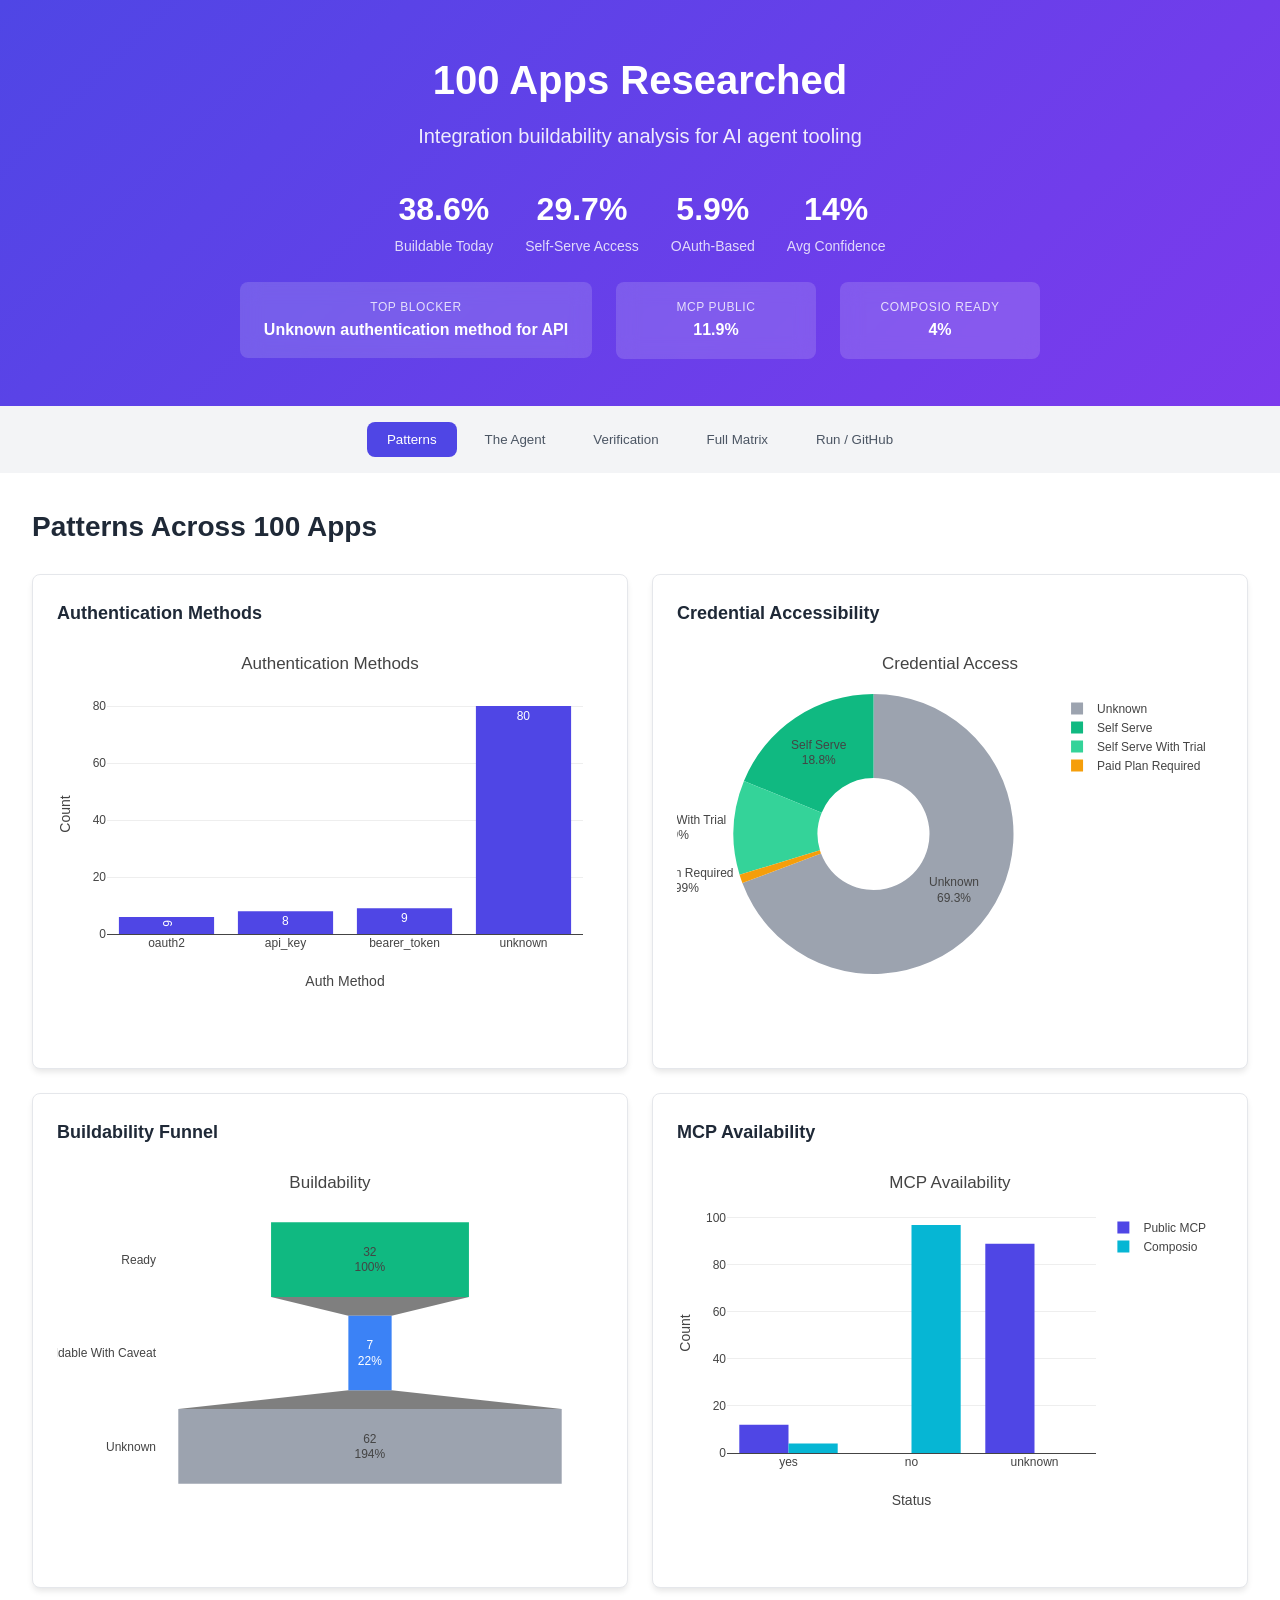
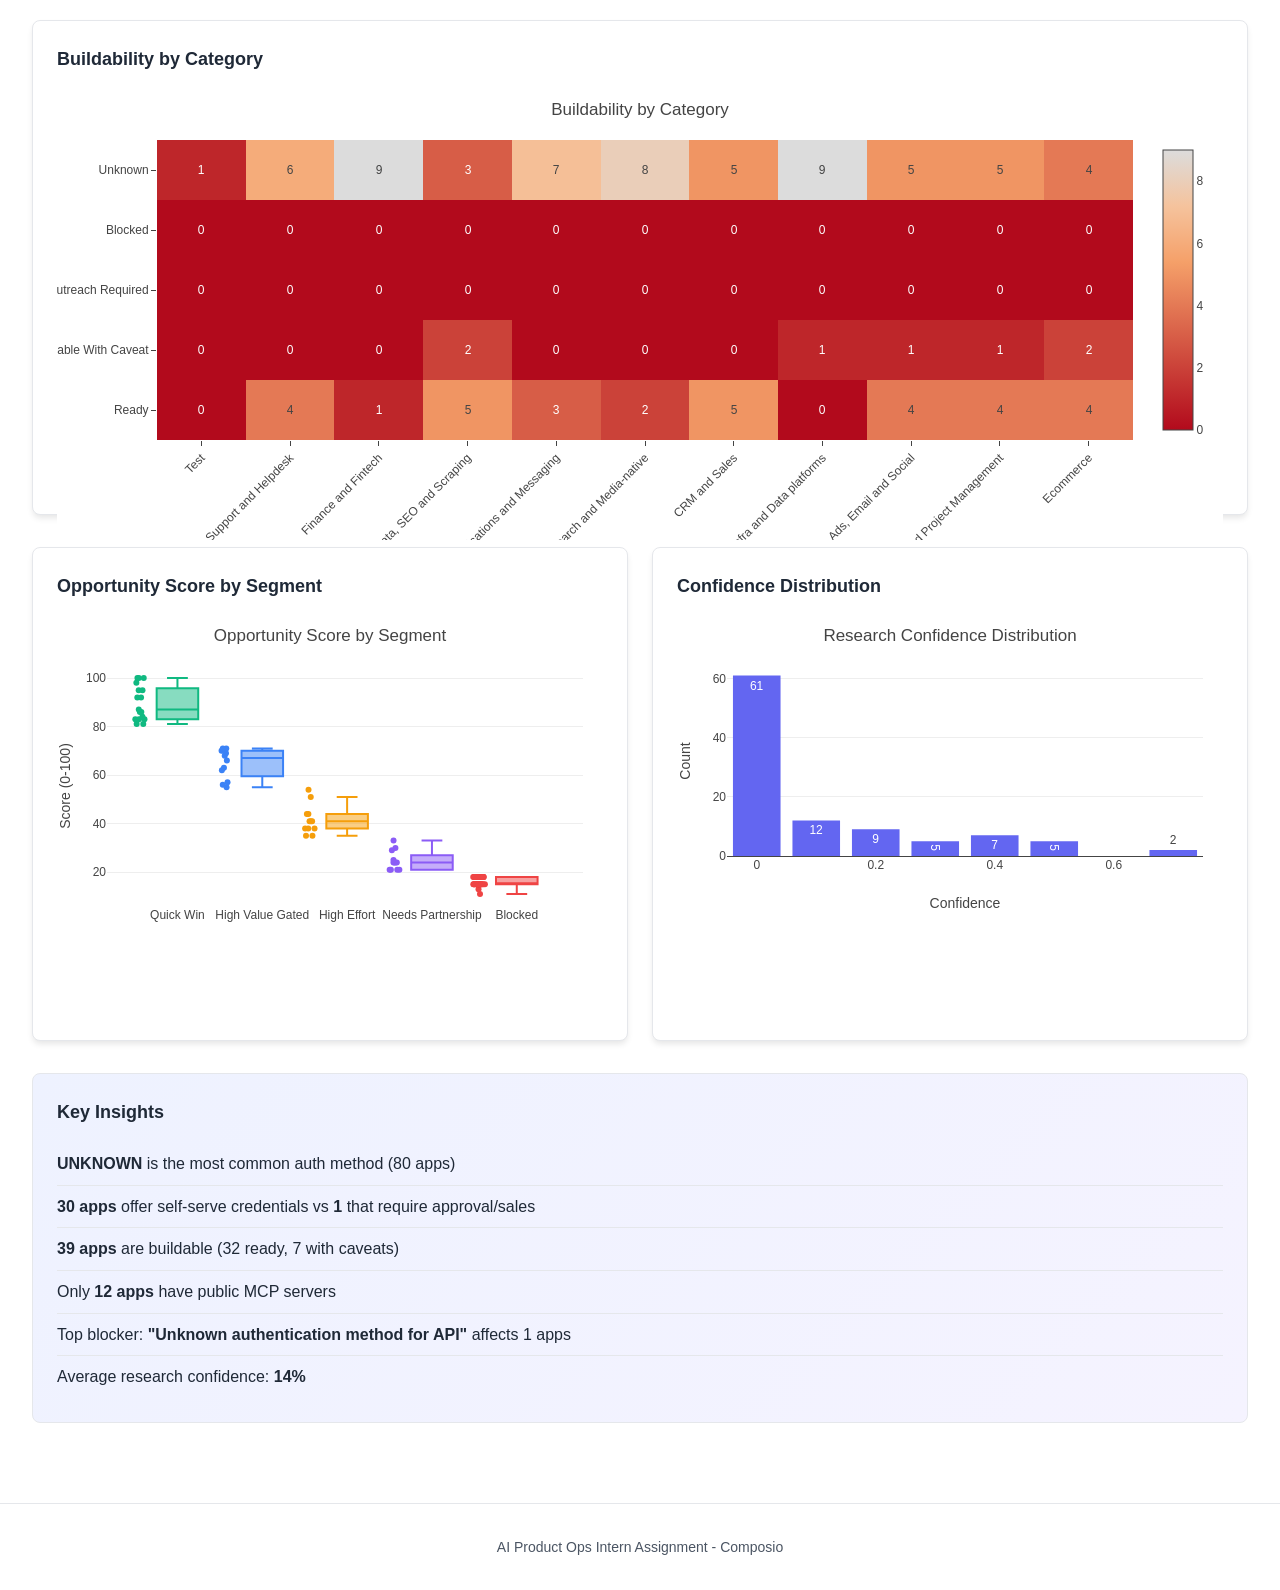
<file: web/index.html>
<!DOCTYPE html>
<html lang="en">
<head>
    <meta charset="UTF-8">
    <meta name="viewport" content="width=device-width, initial-scale=1.0">
    <title>100 App Integration Research - Case Study</title>
    <script src="https://cdn.plot.ly/plotly-2.27.0.min.js"></script>
    <link rel="stylesheet" href="styles.css">
</head>
<body>
    <header class="hero">
        <div class="hero-content">
            <h1>100 Apps Researched</h1>
            <p class="subtitle">Integration buildability analysis for AI agent tooling</p>
            <div class="hero-stats" id="hero-stats">
            </div>
            <div class="hero-insights" id="hero-insights">
            </div>
        </div>
    </header>

    <nav class="section-nav" id="section-nav">
        <button class="nav-btn active" data-section="patterns">Patterns</button>
        <button class="nav-btn" data-section="agent">The Agent</button>
        <button class="nav-btn" data-section="verification">Verification</button>
        <button class="nav-btn" data-section="matrix">Full Matrix</button>
        <button class="nav-btn" data-section="run">Run / GitHub</button>
    </nav>

    <main>
        <section id="patterns" class="section active">
            <h2>Patterns Across 100 Apps</h2>
            
            <div class="chart-grid">
                <div class="chart-card">
                    <h3>Authentication Methods</h3>
                    <div id="chart-auth"></div>
                </div>
                <div class="chart-card">
                    <h3>Credential Accessibility</h3>
                    <div id="chart-credential"></div>
                </div>
                <div class="chart-card">
                    <h3>Buildability Funnel</h3>
                    <div id="chart-buildability"></div>
                </div>
                <div class="chart-card">
                    <h3>MCP Availability</h3>
                    <div id="chart-mcp"></div>
                </div>
            </div>

            <div class="chart-grid">
                <div class="chart-card full-width">
                    <h3>Buildability by Category</h3>
                    <div id="chart-category-heatmap"></div>
                </div>
            </div>

            <div class="chart-grid">
                <div class="chart-card">
                    <h3>Opportunity Score by Segment</h3>
                    <div id="chart-opportunity"></div>
                </div>
                <div class="chart-card">
                    <h3>Confidence Distribution</h3>
                    <div id="chart-confidence"></div>
                </div>
            </div>

            <div class="insight-box">
                <h3>Key Insights</h3>
                <ul id="key-insights"></ul>
            </div>
        </section>

        <section id="agent" class="section">
            <h2>The Research Agent</h2>
            
            <div class="agent-architecture">
                <h3>Architecture</h3>
                <pre class="architecture-diagram">
App Registry (100 apps)
       |
       v
Research Orchestrator (5 workers)
       |
+------+------+
v      v      v
Firecrawl  Composio  Public MCP
Web Search Registry   Evidence
       |      |      |
       +------+------+
              v
       Nemotron Analyst
              |
              v
       Pydantic Validation
              |
       +------+------+
       v             v
    Valid          Repair/Retry
       |
       v
   Confidence Check
       |
+------+------+
v             v
High        Low/Conflict
|             |
|         Verification
+------+------+
       v
  Final Dataset
</pre>
            </div>

            <div class="agent-details">
                <div class="detail-card">
                    <h3>Research Methodology</h3>
                    <ul>
                        <li><strong>Adaptive research:</strong> 3 default pages -> targeted if confidence < 0.8</li>
                        <li><strong>Source priority:</strong> Official docs -> Auth docs -> Pricing -> Marketplace</li>
                        <li><strong>Evidence-first:</strong> Every claim tied to quoted source</li>
                        <li><strong>Fixed vocabulary:</strong> Enums prevent hallucinated labels</li>
                    </ul>
                </div>
                <div class="detail-card">
                    <h3>LLM Prompt Philosophy</h3>
                    <ul>
                        <li>"Unknown is better than hallucinated"</li>
                        <li>Distinguish API existence from credential accessibility</li>
                        <li>Self-serve = developer can get credentials without sales</li>
                        <li>MCP = public server exists (not just Composio toolkit)</li>
                        <li>Buildability: ready -> caveat -> outreach -> blocked</li>
                    </ul>
                </div>
                <div class="detail-card">
                    <h3>Tech Stack</h3>
                    <ul>
                        <li>LLM: NVIDIA Nemotron 3 Ultra</li>
                        <li>Web Research: Firecrawl via Composio</li>
                        <li>Validation: Pydantic + repair retry</li>
                        <li>Orchestration: Python asyncio (5 concurrent)</li>
                        <li>Analysis: pandas + Plotly</li>
                    </ul>
                </div>
            </div>
        </section>

        <section id="verification" class="section">
            <h2>Verification & Accuracy</h2>
            
            <div class="verification-stats" id="verification-stats">
            </div>

            <div class="chart-card">
                <h3>Field-Level Accuracy</h3>
                <div id="chart-accuracy"></div>
            </div>

            <div class="error-taxonomy">
                <h3>Error Taxonomy</h3>
                <table id="error-table">
                    <thead>
                        <tr><th>Error Type</th><th>Count</th><th>Description</th></tr>
                    </thead>
                    <tbody></tbody>
                </table>
            </div>

            <div class="improvement-box">
                <h3>Accuracy Improvement</h3>
                <p id="improvement-text"></p>
            </div>
        </section>

        <section id="matrix" class="section">
            <h2>Full Research Matrix</h2>
            
            <div class="filter-bar">
                <input type="text" id="search-input" placeholder="Search apps...">
                <select id="filter-category"><option value="">All Categories</option></select>
                <select id="filter-buildability"><option value="">All Buildability</option></select>
                <select id="filter-auth"><option value="">All Auth</option></select>
                <select id="filter-gating"><option value="">All Credential Access</option></select>
                <select id="filter-confidence"><option value="">All Confidence</option></select>
            </div>

            <div class="table-wrapper">
                <table id="matrix-table">
                    <thead>
                        <tr>
                            <th>App</th>
                            <th>Category</th>
                            <th>Auth</th>
                            <th>Credential Access</th>
                            <th>API</th>
                            <th>MCP Public</th>
                            <th>Composio</th>
                            <th>Buildability</th>
                            <th>Blocker</th>
                            <th>Confidence</th>
                            <th>Evidence</th>
                        </tr>
                    </thead>
                    <tbody></tbody>
                </table>
            </div>

            <div class="table-info">
                Showing <span id="showing-count">0</span> of <span id="total-count">0</span> apps
            </div>
        </section>

        <section id="run" class="section">
            <h2>Run It Yourself</h2>
            
            <div class="run-card">
                <h3>Live Demo</h3>
                <p><a href="https://github.com/yourusername/composio-app-research" target="_blank" id="github-link">GitHub Repository</a></p>
                <p><a href="#" target="_blank" id="pages-link">GitHub Pages (Live Case Study)</a></p>
            </div>

            <div class="run-card">
                <h3>Local Execution</h3>
                <pre><code># Setup
git clone https://github.com/yourusername/composio-app-research
cd composio-app-research
pip install -r requirements.txt
cp .env.example .env
# Edit .env with your API keys

# Run research (resumes automatically)
python scripts/run_research.py

# Create verification sample
python scripts/verify_sample.py

# After manual verification, calculate accuracy
python scripts/verify_sample.py --calculate

# Build case study
python scripts/build_case_study.py

# Serve locally
cd web && python -m http.server 8000</code></pre>
            </div>

            <div class="run-card">
                <h3>Environment Variables</h3>
                <pre><code>COMPOSIO_API_KEY=your_composio_key
NVIDIA_API_KEY=your_nvidia_key
NVIDIA_BASE_URL=https://integrate.api.nvidia.com/v1
NVIDIA_MODEL=nvidia/nemotron-3-ultra</code></pre>
            </div>
        </section>
    </main>

    <footer>
        <p>AI Product Ops Intern Assignment - Composio</p>
    </footer>

    <script src="app.js"></script>
</body>
</html>
</file>
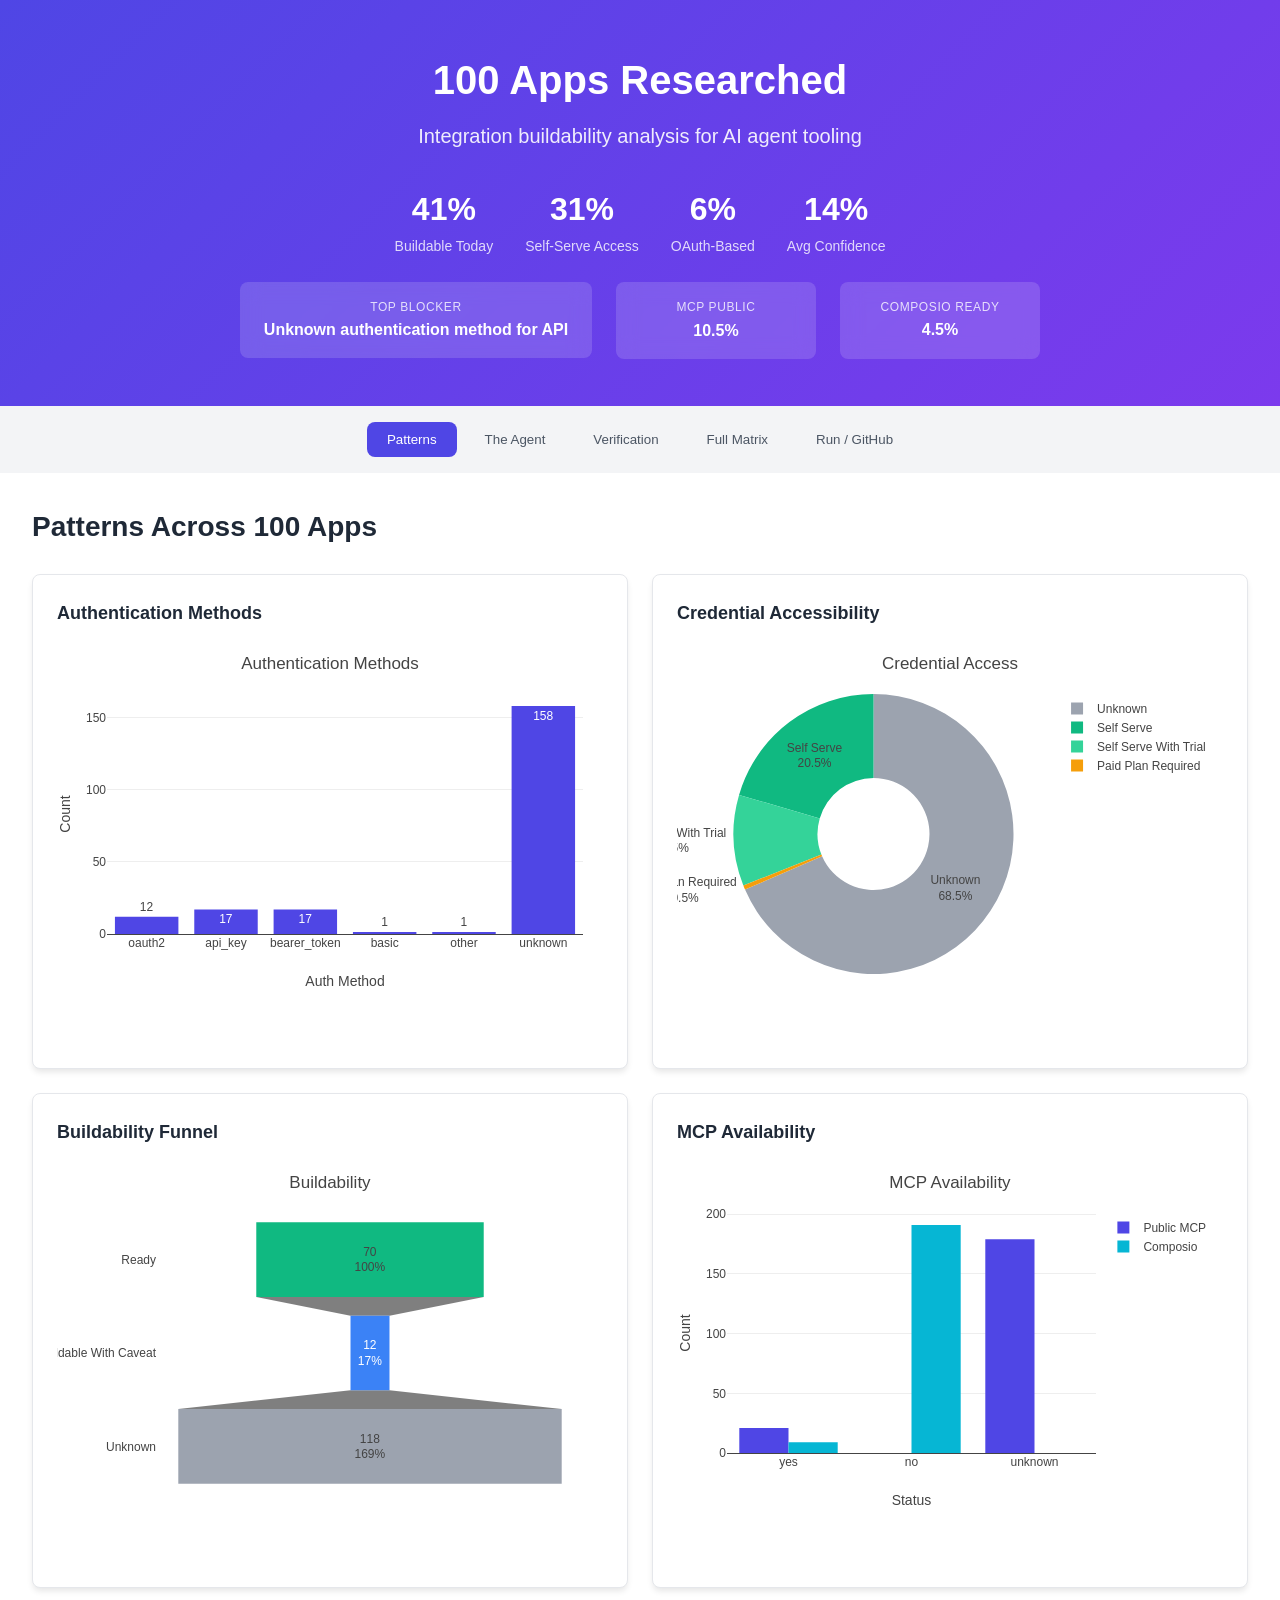
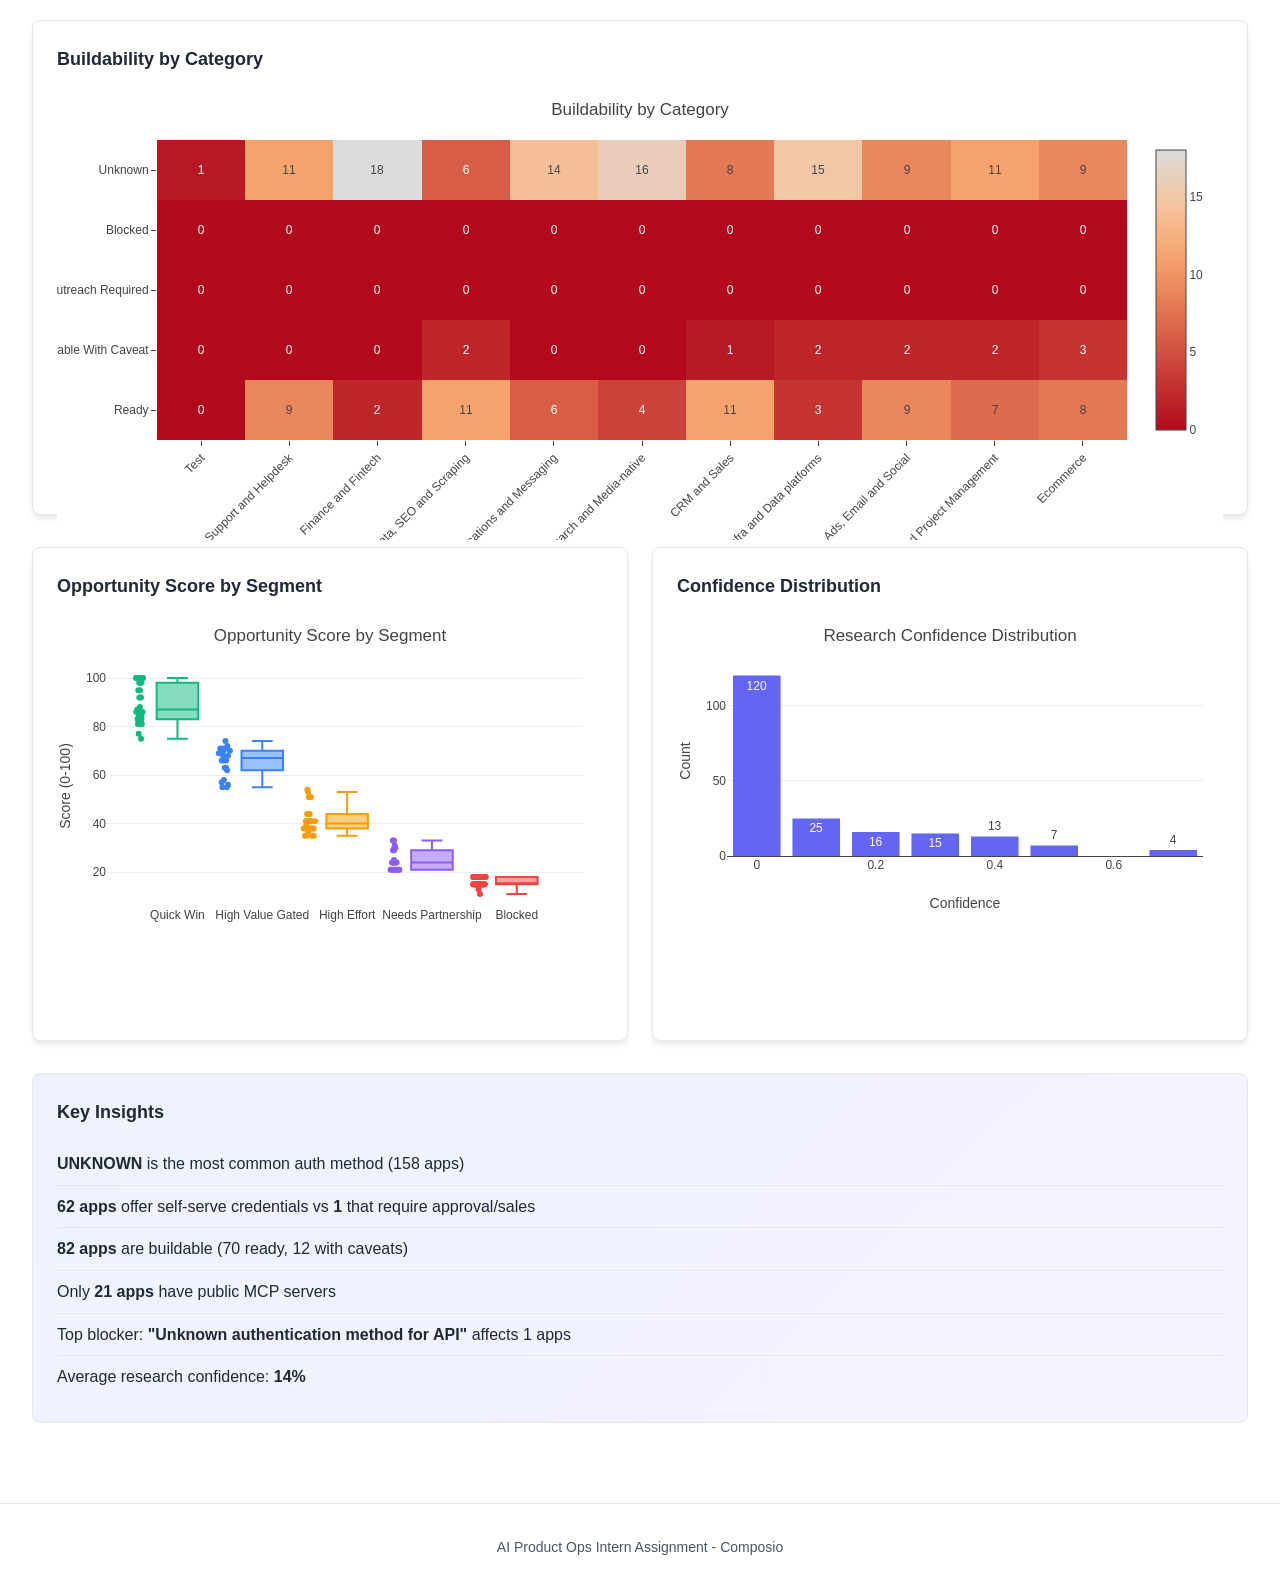
<file: composio-app-research/web/index.html>
<!DOCTYPE html>
<html lang="en">
<head>
    <meta charset="UTF-8">
    <meta name="viewport" content="width=device-width, initial-scale=1.0">
    <title>100 App Integration Research - Case Study</title>
    <script src="https://cdn.plot.ly/plotly-2.27.0.min.js"></script>
    <link rel="stylesheet" href="styles.css">
</head>
<body>
    <header class="hero">
        <div class="hero-content">
            <h1>100 Apps Researched</h1>
            <p class="subtitle">Integration buildability analysis for AI agent tooling</p>
            <div class="hero-stats" id="hero-stats"></div>
            <div class="hero-insights" id="hero-insights"></div>
        </div>
    </header>

    <nav class="section-nav" id="section-nav">
        <button class="nav-btn active" data-section="patterns">Patterns</button>
        <button class="nav-btn" data-section="agent">The Agent</button>
        <button class="nav-btn" data-section="verification">Verification</button>
        <button class="nav-btn" data-section="matrix">Full Matrix</button>
        <button class="nav-btn" data-section="run">Run / GitHub</button>
    </nav>

    <main>
        <section id="patterns" class="section active">
            <h2>Patterns Across 100 Apps</h2>
            <div class="chart-grid">
                <div class="chart-card"><h3>Authentication Methods</h3><div id="chart-auth"></div></div>
                <div class="chart-card"><h3>Credential Accessibility</h3><div id="chart-credential"></div></div>
                <div class="chart-card"><h3>Buildability Funnel</h3><div id="chart-buildability"></div></div>
                <div class="chart-card"><h3>MCP Availability</h3><div id="chart-mcp"></div></div>
            </div>
            <div class="chart-grid"><div class="chart-card full-width"><h3>Buildability by Category</h3><div id="chart-category-heatmap"></div></div></div>
            <div class="chart-grid">
                <div class="chart-card"><h3>Opportunity Score by Segment</h3><div id="chart-opportunity"></div></div>
                <div class="chart-card"><h3>Confidence Distribution</h3><div id="chart-confidence"></div></div>
            </div>
            <div class="insight-box"><h3>Key Insights</h3><ul id="key-insights"></ul></div>
        </section>

        <section id="agent" class="section">
            <h2>The Research Agent</h2>
            <div class="agent-architecture">
                <h3>Architecture</h3>
                <pre class="architecture-diagram">
App Registry (100 apps)
       |
       v
Research Orchestrator (bounded workers)
       |
+------+----------------+
v                       v
Firecrawl via Composio    Public MCP Evidence
       |                       |
       +-----------+-----------+
                   v
            Evidence Collection
                   |
                   v
            Nemotron Analyst
                   |
                   v
            Pydantic Validation
                   |
                   v
          Confidence / Verification
                   |
                   v
             Final Dataset
</pre>
            </div>
            <div class="agent-details">
                <div class="detail-card">
                    <h3>Research Methodology</h3>
                    <ul>
                        <li><strong>Claim-specific research:</strong> developer, auth, API, MCP and pricing evidence are discovered separately.</li>
                        <li><strong>Source priority:</strong> official documentation and first-party evidence are preferred.</li>
                        <li><strong>Evidence-first:</strong> extracted claims retain source URLs and supporting evidence.</li>
                        <li><strong>Fixed vocabulary:</strong> Pydantic models constrain extracted labels.</li>
                    </ul>
                </div>
                <div class="detail-card">
                    <h3>LLM Prompt Philosophy</h3>
                    <ul>
                        <li>"Unknown is better than hallucinated"</li>
                        <li>Distinguish API existence from credential accessibility</li>
                        <li>Self-serve = developer can get credentials without sales</li>
                        <li>MCP = public server exists, not merely a Composio toolkit</li>
                        <li>Buildability incorporates credential and API constraints</li>
                    </ul>
                </div>
                <div class="detail-card">
                    <h3>Tech Stack</h3>
                    <ul>
                        <li>LLM: NVIDIA Nemotron 3 Ultra</li>
                        <li>Web Research: Firecrawl via Composio</li>
                        <li>Validation: Pydantic</li>
                        <li>Orchestration: Python asyncio with bounded workers</li>
                        <li>Analysis: pandas + Plotly</li>
                    </ul>
                </div>
            </div>
        </section>

        <section id="verification" class="section">
            <h2>Verification & Accuracy</h2>
            <div class="verification-stats" id="verification-stats"></div>
            <div class="chart-card"><h3>Field-Level Accuracy</h3><div id="chart-accuracy"></div></div>
            <div class="error-taxonomy">
                <h3>Error Taxonomy</h3>
                <table id="error-table"><thead><tr><th>Error Type</th><th>Count</th><th>Description</th></tr></thead><tbody></tbody></table>
            </div>
            <div class="improvement-box"><h3>Accuracy Improvement</h3><p id="improvement-text"></p></div>
        </section>

        <section id="matrix" class="section">
            <h2>Full Research Matrix</h2>
            <div class="filter-bar">
                <input type="text" id="search-input" placeholder="Search apps...">
                <select id="filter-category"><option value="">All Categories</option></select>
                <select id="filter-buildability"><option value="">All Buildability</option></select>
                <select id="filter-auth"><option value="">All Auth</option></select>
                <select id="filter-gating"><option value="">All Credential Access</option></select>
                <select id="filter-confidence"><option value="">All Confidence</option></select>
            </div>
            <div class="table-wrapper">
                <table id="matrix-table">
                    <thead><tr><th>App</th><th>Category</th><th>Auth</th><th>Credential Access</th><th>API</th><th>MCP Public</th><th>Composio</th><th>Buildability</th><th>Blocker</th><th>Confidence</th><th>Evidence</th></tr></thead>
                    <tbody></tbody>
                </table>
            </div>
            <div class="table-info">Showing <span id="showing-count">0</span> of <span id="total-count">0</span> apps</div>
        </section>

        <section id="run" class="section">
            <h2>Run It Yourself</h2>
            <div class="run-card">
                <h3>Repository</h3>
                <p><a href="https://github.com/ShreyanshShakya/Composio" target="_blank" rel="noopener" id="github-link">GitHub Repository</a></p>
                <p><a href="https://shreyanshshakya.github.io/Composio/" target="_blank" rel="noopener" id="pages-link">GitHub Pages (Live Case Study)</a></p>
            </div>
            <div class="run-card">
                <h3>Local Execution</h3>
                <pre><code># Setup
git clone https://github.com/ShreyanshShakya/Composio
cd Composio/composio-app-research
pip install -r requirements.txt
cp .env.example .env
# Edit .env with your API keys

# Run research
python scripts/run_research.py

# Create verification sample
python scripts/verify_sample.py

# After manual verification, calculate accuracy
python scripts/verify_sample.py --calculate

# Build case study
python scripts/build_case_study.py

# Serve locally
cd web &amp;&amp; python -m http.server 8000</code></pre>
            </div>
            <div class="run-card">
                <h3>Environment Variables</h3>
                <pre><code>COMPOSIO_API_KEY=your_composio_key
NVIDIA_API_KEY=your_nvidia_key
NVIDIA_BASE_URL=https://integrate.api.nvidia.com/v1
NVIDIA_MODEL=nvidia/nemotron-3-ultra</code></pre>
            </div>
        </section>
    </main>

    <footer><p>AI Product Ops Intern Assignment - Composio</p></footer>

    <script src="app.js"></script>
    <script src="data-integrity-guard.js"></script>
</body>
</html>
</file>
<file: web/styles.css>
* {
    margin: 0;
    padding: 0;
    box-sizing: border-box;
}

:root {
    --primary: #4F46E5;
    --primary-dark: #4338CA;
    --secondary: #06B6D4;
    --success: #10B981;
    --warning: #F59E0B;
    --danger: #EF4444;
    --dark: #1F2937;
    --gray-100: #F3F4F6;
    --gray-200: #E5E7EB;
    --gray-300: #D1D5DB;
    --gray-600: #4B5563;
    --gray-800: #1F2937;
    --white: #FFFFFF;
    --shadow: 0 4px 6px -1px rgba(0, 0, 0, 0.1);
    --shadow-lg: 0 10px 15px -3px rgba(0, 0, 0, 0.1);
    --radius: 8px;
    --transition: all 0.2s ease;
}

body {
    font-family: -apple-system, BlinkMacSystemFont, "Segoe UI", Roboto, "Helvetica Neue", Arial, sans-serif;
    line-height: 1.6;
    color: var(--dark);
    background: var(--white);
}

header.hero {
    background: linear-gradient(135deg, var(--primary) 0%, #7C3AED 100%);
    color: var(--white);
    padding: 3rem 2rem;
    text-align: center;
}

.hero-content h1 {
    font-size: 2.5rem;
    font-weight: 700;
    margin-bottom: 0.5rem;
}

.hero-content .subtitle {
    font-size: 1.25rem;
    opacity: 0.9;
    margin-bottom: 2rem;
}

.hero-stats {
    display: flex;
    justify-content: center;
    gap: 2rem;
    flex-wrap: wrap;
    margin-bottom: 1.5rem;
}

.stat-item {
    text-align: center;
}

.stat-value {
    font-size: 2rem;
    font-weight: 700;
}

.stat-label {
    font-size: 0.875rem;
    opacity: 0.8;
}

.hero-insights {
    display: flex;
    justify-content: center;
    gap: 1.5rem;
    flex-wrap: wrap;
}

.insight-item {
    background: rgba(255, 255, 255, 0.15);
    padding: 1rem 1.5rem;
    border-radius: var(--radius);
    backdrop-filter: blur(10px);
    min-width: 200px;
}

.insight-label {
    font-size: 0.75rem;
    text-transform: uppercase;
    letter-spacing: 0.05em;
    opacity: 0.8;
}

.insight-value {
    font-size: 1rem;
    font-weight: 600;
}

.section-nav {
    display: flex;
    justify-content: center;
    gap: 0.5rem;
    padding: 1rem 2rem;
    background: var(--gray-100);
    position: sticky;
    top: 0;
    z-index: 100;
    flex-wrap: wrap;
}

.nav-btn {
    padding: 0.625rem 1.25rem;
    border: none;
    background: transparent;
    color: var(--gray-600);
    font-weight: 500;
    border-radius: var(--radius);
    cursor: pointer;
    transition: var(--transition);
}

.nav-btn:hover {
    background: var(--gray-200);
    color: var(--dark);
}

.nav-btn.active {
    background: var(--primary);
    color: var(--white);
}

main {
    max-width: 1400px;
    margin: 0 auto;
    padding: 2rem;
}

.section {
    display: none;
}

.section.active {
    display: block;
    animation: fadeIn 0.3s ease;
}

@keyframes fadeIn {
    from { opacity: 0; transform: translateY(10px); }
    to { opacity: 1; transform: translateY(0); }
}

section h2 {
    font-size: 1.75rem;
    font-weight: 700;
    margin-bottom: 1.5rem;
    color: var(--dark);
}

section h3 {
    font-size: 1.125rem;
    font-weight: 600;
    margin-bottom: 1rem;
    color: var(--dark);
}

.chart-grid {
    display: grid;
    grid-template-columns: repeat(auto-fit, minmax(400px, 1fr));
    gap: 1.5rem;
    margin-bottom: 2rem;
}

.chart-card {
    background: var(--white);
    border: 1px solid var(--gray-200);
    border-radius: var(--radius);
    padding: 1.5rem;
    box-shadow: var(--shadow);
}

.chart-card.full-width {
    grid-column: 1 / -1;
}

.chart-card h3 {
    margin-top: 0;
}

#chart-auth, #chart-credential, #chart-buildability, #chart-mcp,
#chart-category-heatmap, #chart-opportunity, #chart-confidence,
#chart-accuracy {
    width: 100%;
    height: 400px;
}

.insight-box {
    background: linear-gradient(135deg, #EEF2FF 0%, #F5F3FF 100%);
    border: 1px solid var(--gray-200);
    border-radius: var(--radius);
    padding: 1.5rem;
}

.insight-box ul {
    list-style: none;
}

.insight-box li {
    padding: 0.5rem 0;
    border-bottom: 1px solid var(--gray-200);
}

.insight-box li:last-child {
    border-bottom: none;
}

.agent-architecture {
    background: var(--gray-100);
    border-radius: var(--radius);
    padding: 1.5rem;
    margin-bottom: 2rem;
    overflow-x: auto;
}

.architecture-diagram {
    font-family: "SF Mono", "Fira Code", monospace;
    font-size: 0.8rem;
    line-height: 1.8;
    color: var(--dark);
}

.agent-details {
    display: grid;
    grid-template-columns: repeat(auto-fit, minmax(280px, 1fr));
    gap: 1.5rem;
}

.detail-card {
    background: var(--white);
    border: 1px solid var(--gray-200);
    border-radius: var(--radius);
    padding: 1.5rem;
}

.detail-card ul {
    list-style: none;
}

.detail-card li {
    padding: 0.375rem 0;
    color: var(--gray-600);
}

.verification-stats {
    display: grid;
    grid-template-columns: repeat(auto-fit, minmax(200px, 1fr));
    gap: 1rem;
    margin-bottom: 2rem;
}

.verification-stat {
    background: var(--white);
    border: 1px solid var(--gray-200);
    border-radius: var(--radius);
    padding: 1.5rem;
    text-align: center;
}

.verification-stat .stat-value {
    font-size: 2.5rem;
}

.error-taxonomy {
    margin-top: 2rem;
}

.error-taxonomy table {
    width: 100%;
    border-collapse: collapse;
}

.error-taxonomy th,
.error-taxonomy td {
    padding: 0.75rem 1rem;
    text-align: left;
    border-bottom: 1px solid var(--gray-200);
}

.error-taxonomy th {
    background: var(--gray-100);
    font-weight: 600;
}

.improvement-box {
    background: #ECFDF5;
    border: 1px solid #A7F3D0;
    border-radius: var(--radius);
    padding: 1.5rem;
    margin-top: 1.5rem;
}

.filter-bar {
    display: flex;
    gap: 1rem;
    flex-wrap: wrap;
    margin-bottom: 1.5rem;
    padding: 1rem;
    background: var(--gray-100);
    border-radius: var(--radius);
}

.filter-bar input,
.filter-bar select {
    padding: 0.5rem 1rem;
    border: 1px solid var(--gray-300);
    border-radius: var(--radius);
    font-size: 0.875rem;
    min-width: 180px;
}

.filter-bar input {
    flex: 1;
    min-width: 200px;
}

.table-wrapper {
    overflow-x: auto;
    border: 1px solid var(--gray-200);
    border-radius: var(--radius);
}

#matrix-table {
    width: 100%;
    border-collapse: collapse;
    font-size: 0.8rem;
}

#matrix-table th,
#matrix-table td {
    padding: 0.625rem 0.75rem;
    text-align: left;
    border-bottom: 1px solid var(--gray-200);
}

#matrix-table th {
    background: var(--gray-100);
    font-weight: 600;
    position: sticky;
    top: 0;
    z-index: 10;
}

#matrix-table tbody tr:hover {
    background: var(--gray-100);
}

#matrix-table td:first-child {
    font-weight: 600;
}

.confidence-badge {
    display: inline-block;
    padding: 0.125rem 0.5rem;
    border-radius: 9999px;
    font-size: 0.7rem;
    font-weight: 600;
}

.confidence-high { background: #D1FAE5; color: #065F46; }
.confidence-medium { background: #FEF3C7; color: #92400E; }
.confidence-low { background: #FEE2E2; color: #991B1B; }

.buildability-badge {
    display: inline-block;
    padding: 0.125rem 0.5rem;
    border-radius: 9999px;
    font-size: 0.7rem;
    font-weight: 600;
}

.build-ready { background: #D1FAE5; color: #065F46; }
.build-caveat { background: #DBEAFE; color: #1E40AF; }
.build-outreach { background: #FEF3C7; color: #92400E; }
.build-blocked { background: #FEE2E2; color: #991B1B; }
.build-unknown { background: #F3F4F6; color: #4B5563; }

.table-info {
    margin-top: 1rem;
    color: var(--gray-600);
    font-size: 0.875rem;
}

.run-card {
    background: var(--white);
    border: 1px solid var(--gray-200);
    border-radius: var(--radius);
    padding: 1.5rem;
    margin-bottom: 1.5rem;
}

.run-card h3 {
    margin-bottom: 1rem;
}

.run-card pre {
    background: var(--gray-100);
    padding: 1rem;
    border-radius: var(--radius);
    overflow-x: auto;
    font-size: 0.8rem;
    line-height: 1.7;
}

.run-card code {
    font-family: "SF Mono", "Fira Code", monospace;
}

.run-card a {
    color: var(--primary);
    text-decoration: none;
}

.run-card a:hover {
    text-decoration: underline;
}

footer {
    text-align: center;
    padding: 2rem;
    color: var(--gray-600);
    font-size: 0.875rem;
    border-top: 1px solid var(--gray-200);
    margin-top: 3rem;
}

@media (max-width: 768px) {
    .hero-content h1 { font-size: 1.75rem; }
    .hero-stats { gap: 1rem; }
    .stat-value { font-size: 1.5rem; }
    main { padding: 1rem; }
    .section-nav { padding: 0.5rem; }
    .nav-btn { padding: 0.5rem 0.75rem; font-size: 0.875rem; }
    .chart-grid { grid-template-columns: 1fr; }
    .filter-bar { flex-direction: column; }
    .filter-bar input, .filter-bar select { min-width: 100%; }
}
</file>
<file: composio-app-research/web/styles.css>
* {
    margin: 0;
    padding: 0;
    box-sizing: border-box;
}

:root {
    --primary: #4F46E5;
    --primary-dark: #4338CA;
    --secondary: #06B6D4;
    --success: #10B981;
    --warning: #F59E0B;
    --danger: #EF4444;
    --dark: #1F2937;
    --gray-100: #F3F4F6;
    --gray-200: #E5E7EB;
    --gray-300: #D1D5DB;
    --gray-600: #4B5563;
    --gray-800: #1F2937;
    --white: #FFFFFF;
    --shadow: 0 4px 6px -1px rgba(0, 0, 0, 0.1);
    --shadow-lg: 0 10px 15px -3px rgba(0, 0, 0, 0.1);
    --radius: 8px;
    --transition: all 0.2s ease;
}

body {
    font-family: -apple-system, BlinkMacSystemFont, "Segoe UI", Roboto, "Helvetica Neue", Arial, sans-serif;
    line-height: 1.6;
    color: var(--dark);
    background: var(--white);
}

header.hero {
    background: linear-gradient(135deg, var(--primary) 0%, #7C3AED 100%);
    color: var(--white);
    padding: 3rem 2rem;
    text-align: center;
}

.hero-content h1 {
    font-size: 2.5rem;
    font-weight: 700;
    margin-bottom: 0.5rem;
}

.hero-content .subtitle {
    font-size: 1.25rem;
    opacity: 0.9;
    margin-bottom: 2rem;
}

.hero-stats {
    display: flex;
    justify-content: center;
    gap: 2rem;
    flex-wrap: wrap;
    margin-bottom: 1.5rem;
}

.stat-item {
    text-align: center;
}

.stat-value {
    font-size: 2rem;
    font-weight: 700;
}

.stat-label {
    font-size: 0.875rem;
    opacity: 0.8;
}

.hero-insights {
    display: flex;
    justify-content: center;
    gap: 1.5rem;
    flex-wrap: wrap;
}

.insight-item {
    background: rgba(255, 255, 255, 0.15);
    padding: 1rem 1.5rem;
    border-radius: var(--radius);
    backdrop-filter: blur(10px);
    min-width: 200px;
}

.insight-label {
    font-size: 0.75rem;
    text-transform: uppercase;
    letter-spacing: 0.05em;
    opacity: 0.8;
}

.insight-value {
    font-size: 1rem;
    font-weight: 600;
}

.section-nav {
    display: flex;
    justify-content: center;
    gap: 0.5rem;
    padding: 1rem 2rem;
    background: var(--gray-100);
    position: sticky;
    top: 0;
    z-index: 100;
    flex-wrap: wrap;
}

.nav-btn {
    padding: 0.625rem 1.25rem;
    border: none;
    background: transparent;
    color: var(--gray-600);
    font-weight: 500;
    border-radius: var(--radius);
    cursor: pointer;
    transition: var(--transition);
}

.nav-btn:hover {
    background: var(--gray-200);
    color: var(--dark);
}

.nav-btn.active {
    background: var(--primary);
    color: var(--white);
}

main {
    max-width: 1400px;
    margin: 0 auto;
    padding: 2rem;
}

.section {
    display: none;
}

.section.active {
    display: block;
    animation: fadeIn 0.3s ease;
}

@keyframes fadeIn {
    from { opacity: 0; transform: translateY(10px); }
    to { opacity: 1; transform: translateY(0); }
}

section h2 {
    font-size: 1.75rem;
    font-weight: 700;
    margin-bottom: 1.5rem;
    color: var(--dark);
}

section h3 {
    font-size: 1.125rem;
    font-weight: 600;
    margin-bottom: 1rem;
    color: var(--dark);
}

.chart-grid {
    display: grid;
    grid-template-columns: repeat(auto-fit, minmax(400px, 1fr));
    gap: 1.5rem;
    margin-bottom: 2rem;
}

.chart-card {
    background: var(--white);
    border: 1px solid var(--gray-200);
    border-radius: var(--radius);
    padding: 1.5rem;
    box-shadow: var(--shadow);
}

.chart-card.full-width {
    grid-column: 1 / -1;
}

.chart-card h3 {
    margin-top: 0;
}

#chart-auth, #chart-credential, #chart-buildability, #chart-mcp,
#chart-category-heatmap, #chart-opportunity, #chart-confidence,
#chart-accuracy {
    width: 100%;
    height: 400px;
}

.insight-box {
    background: linear-gradient(135deg, #EEF2FF 0%, #F5F3FF 100%);
    border: 1px solid var(--gray-200);
    border-radius: var(--radius);
    padding: 1.5rem;
}

.insight-box ul {
    list-style: none;
}

.insight-box li {
    padding: 0.5rem 0;
    border-bottom: 1px solid var(--gray-200);
}

.insight-box li:last-child {
    border-bottom: none;
}

.agent-architecture {
    background: var(--gray-100);
    border-radius: var(--radius);
    padding: 1.5rem;
    margin-bottom: 2rem;
    overflow-x: auto;
}

.architecture-diagram {
    font-family: "SF Mono", "Fira Code", monospace;
    font-size: 0.8rem;
    line-height: 1.8;
    color: var(--dark);
}

.agent-details {
    display: grid;
    grid-template-columns: repeat(auto-fit, minmax(280px, 1fr));
    gap: 1.5rem;
}

.detail-card {
    background: var(--white);
    border: 1px solid var(--gray-200);
    border-radius: var(--radius);
    padding: 1.5rem;
}

.detail-card ul {
    list-style: none;
}

.detail-card li {
    padding: 0.375rem 0;
    color: var(--gray-600);
}

.verification-stats {
    display: grid;
    grid-template-columns: repeat(auto-fit, minmax(200px, 1fr));
    gap: 1rem;
    margin-bottom: 2rem;
}

.verification-stat {
    background: var(--white);
    border: 1px solid var(--gray-200);
    border-radius: var(--radius);
    padding: 1.5rem;
    text-align: center;
}

.verification-stat .stat-value {
    font-size: 2.5rem;
}

.error-taxonomy {
    margin-top: 2rem;
}

.error-taxonomy table {
    width: 100%;
    border-collapse: collapse;
}

.error-taxonomy th,
.error-taxonomy td {
    padding: 0.75rem 1rem;
    text-align: left;
    border-bottom: 1px solid var(--gray-200);
}

.error-taxonomy th {
    background: var(--gray-100);
    font-weight: 600;
}

.improvement-box {
    background: #ECFDF5;
    border: 1px solid #A7F3D0;
    border-radius: var(--radius);
    padding: 1.5rem;
    margin-top: 1.5rem;
}

.filter-bar {
    display: flex;
    gap: 1rem;
    flex-wrap: wrap;
    margin-bottom: 1.5rem;
    padding: 1rem;
    background: var(--gray-100);
    border-radius: var(--radius);
}

.filter-bar input,
.filter-bar select {
    padding: 0.5rem 1rem;
    border: 1px solid var(--gray-300);
    border-radius: var(--radius);
    font-size: 0.875rem;
    min-width: 180px;
}

.filter-bar input {
    flex: 1;
    min-width: 200px;
}

.table-wrapper {
    overflow-x: auto;
    border: 1px solid var(--gray-200);
    border-radius: var(--radius);
}

#matrix-table {
    width: 100%;
    border-collapse: collapse;
    font-size: 0.8rem;
}

#matrix-table th,
#matrix-table td {
    padding: 0.625rem 0.75rem;
    text-align: left;
    border-bottom: 1px solid var(--gray-200);
}

#matrix-table th {
    background: var(--gray-100);
    font-weight: 600;
    position: sticky;
    top: 0;
    z-index: 10;
}

#matrix-table tbody tr:hover {
    background: var(--gray-100);
}

#matrix-table td:first-child {
    font-weight: 600;
}

.confidence-badge {
    display: inline-block;
    padding: 0.125rem 0.5rem;
    border-radius: 9999px;
    font-size: 0.7rem;
    font-weight: 600;
}

.confidence-high { background: #D1FAE5; color: #065F46; }
.confidence-medium { background: #FEF3C7; color: #92400E; }
.confidence-low { background: #FEE2E2; color: #991B1B; }

.buildability-badge {
    display: inline-block;
    padding: 0.125rem 0.5rem;
    border-radius: 9999px;
    font-size: 0.7rem;
    font-weight: 600;
}

.build-ready { background: #D1FAE5; color: #065F46; }
.build-caveat { background: #DBEAFE; color: #1E40AF; }
.build-outreach { background: #FEF3C7; color: #92400E; }
.build-blocked { background: #FEE2E2; color: #991B1B; }
.build-unknown { background: #F3F4F6; color: #4B5563; }

.table-info {
    margin-top: 1rem;
    color: var(--gray-600);
    font-size: 0.875rem;
}

.run-card {
    background: var(--white);
    border: 1px solid var(--gray-200);
    border-radius: var(--radius);
    padding: 1.5rem;
    margin-bottom: 1.5rem;
}

.run-card h3 {
    margin-bottom: 1rem;
}

.run-card pre {
    background: var(--gray-100);
    padding: 1rem;
    border-radius: var(--radius);
    overflow-x: auto;
    font-size: 0.8rem;
    line-height: 1.7;
}

.run-card code {
    font-family: "SF Mono", "Fira Code", monospace;
}

.run-card a {
    color: var(--primary);
    text-decoration: none;
}

.run-card a:hover {
    text-decoration: underline;
}

footer {
    text-align: center;
    padding: 2rem;
    color: var(--gray-600);
    font-size: 0.875rem;
    border-top: 1px solid var(--gray-200);
    margin-top: 3rem;
}

@media (max-width: 768px) {
    .hero-content h1 { font-size: 1.75rem; }
    .hero-stats { gap: 1rem; }
    .stat-value { font-size: 1.5rem; }
    main { padding: 1rem; }
    .section-nav { padding: 0.5rem; }
    .nav-btn { padding: 0.5rem 0.75rem; font-size: 0.875rem; }
    .chart-grid { grid-template-columns: 1fr; }
    .filter-bar { flex-direction: column; }
    .filter-bar input, .filter-bar select { min-width: 100%; }
}
</file>
